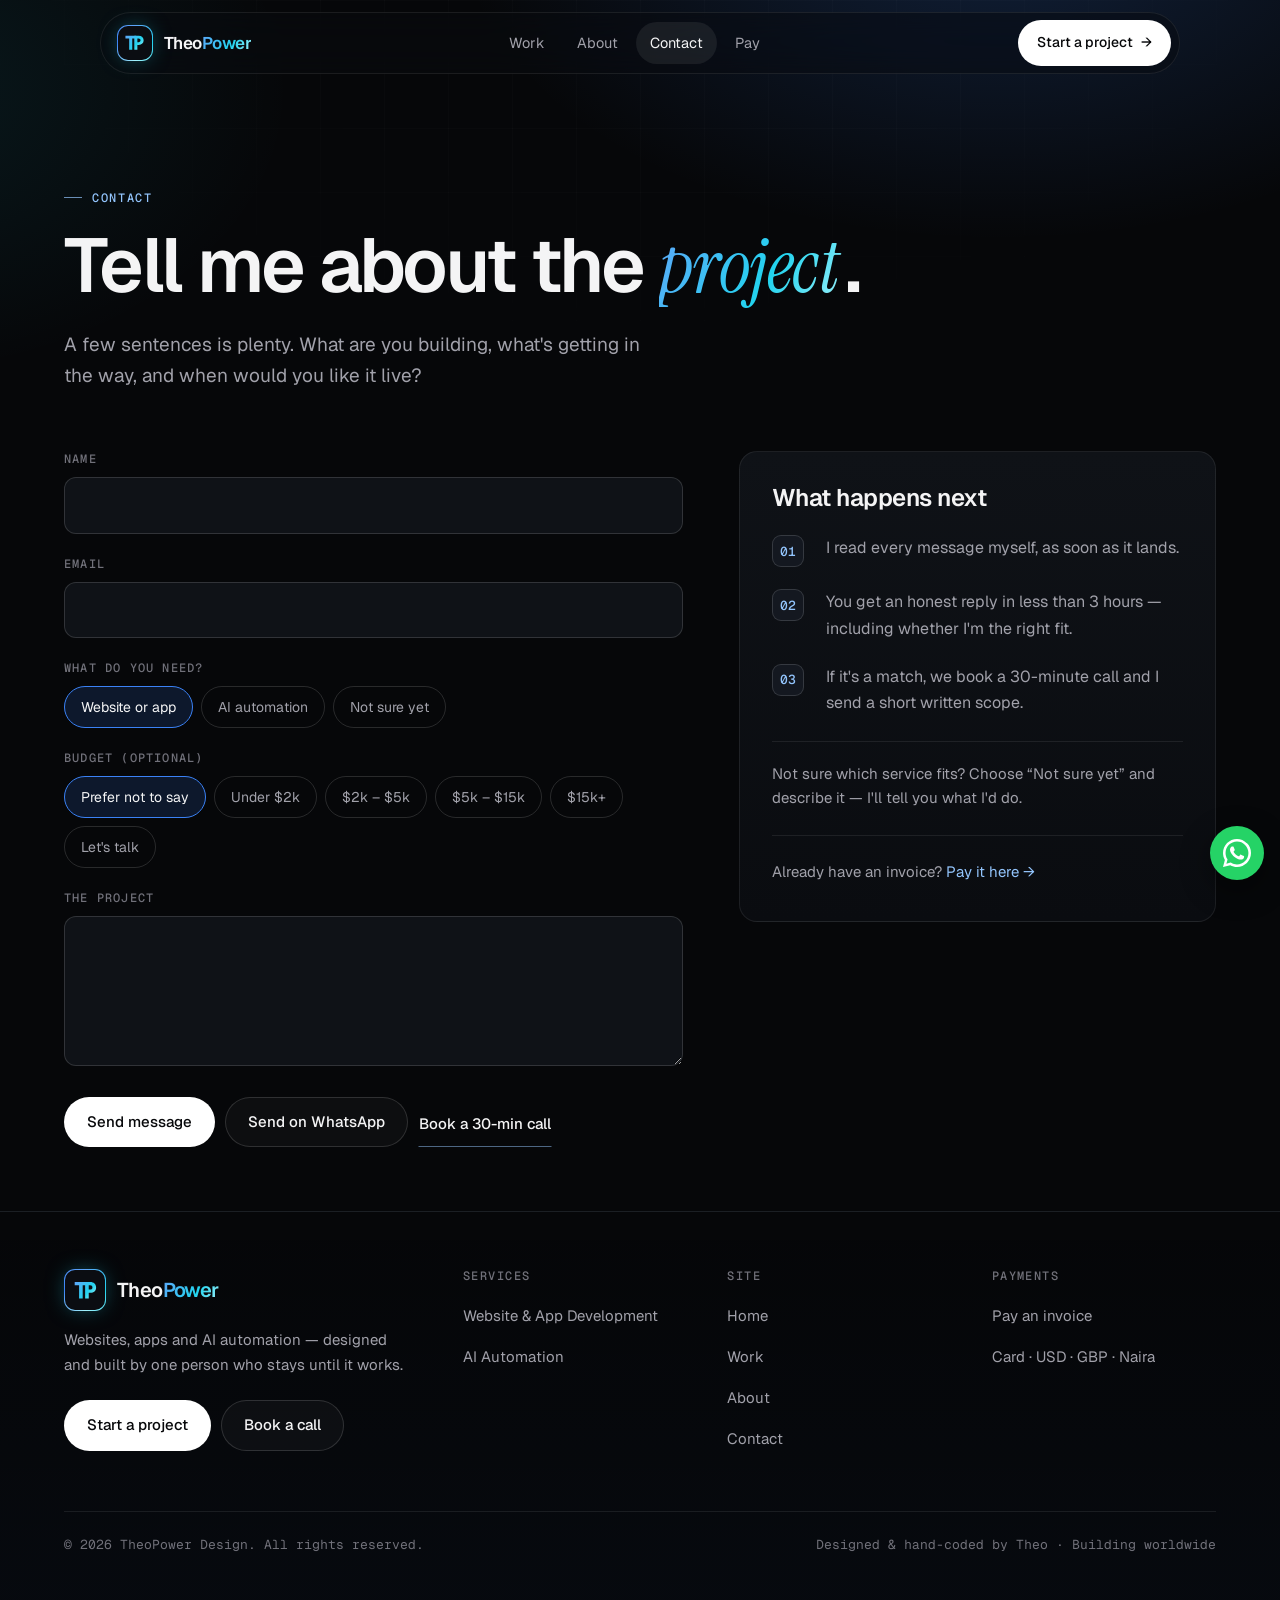
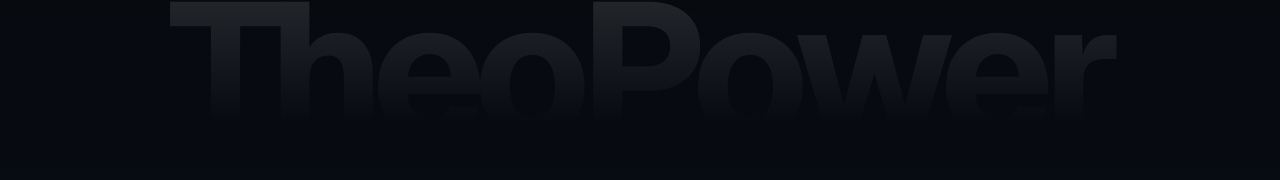
<file: contact.html>
<!doctype html>
<html lang="en">
<head>
<meta charset="utf-8">
<meta name="viewport" content="width=device-width,initial-scale=1,viewport-fit=cover">
<meta name="theme-color" content="#060709">
<meta name="color-scheme" content="dark">
<title>Contact | TheoPower</title>
<meta name="description" content="Tell me about the project. I reply in less than 3 hours.">
<link rel="icon" type="image/svg+xml" href="tp-mark.svg">
<link rel="apple-touch-icon" href="tp-mark-256.png">
<meta property="og:type" content="website">
<meta property="og:site_name" content="TheoPower">
<meta property="og:url" content="https://powertech22.github.io/theopowerdesign/contact.html">
<meta property="og:title" content="Contact | TheoPower">
<meta property="og:description" content="Tell me about the project. I reply in less than 3 hours.">
<meta property="og:image" content="https://powertech22.github.io/theopowerdesign/og-image.png">
<meta property="og:image:width" content="1200"><meta property="og:image:height" content="630">
<meta name="twitter:card" content="summary_large_image">
<meta name="twitter:image" content="https://powertech22.github.io/theopowerdesign/og-image.png">
<link rel="stylesheet" href="styles.css?v=202611220828">
</head>
<body data-page="contact">
<main>
  <section class="page-hero" style="padding-bottom:40px">
    <div class="wrap">
      <span class="eyebrow">Contact</span>
      <h1>Tell me about the <em>project</em>.</h1>
      <p class="lead">A few sentences is plenty. What are you building, what's getting in the way, and when would you like it live?</p>
    </div>
  </section>

  <section style="padding-top:20px">
    <div class="wrap form-grid">
      <form id="contact-form" novalidate>
        <p hidden><label>Leave this empty <input name="_honey" tabindex="-1" autocomplete="off"></label></p>
        <div class="field"><label for="name">Name</label><input class="input" id="name" name="name" required autocomplete="name"></div>
        <div class="field"><label for="email">Email</label><input class="input" id="email" name="email" type="email" required autocomplete="email"></div>
        <div class="field">
          <span class="label">What do you need?</span>
          <div class="chips">
            <input type="radio" name="service" id="s1" value="Website or app" checked><label for="s1">Website or app</label>
            <input type="radio" name="service" id="s2" value="AI automation"><label for="s2">AI automation</label>
            <input type="radio" name="service" id="s4" value="Not sure yet"><label for="s4">Not sure yet</label>
          </div>
        </div>
        <div class="field">
          <span class="label">Budget (optional)</span>
          <div class="chips">
            <input type="radio" name="budget" id="b0" value="Prefer not to say" checked><label for="b0">Prefer not to say</label>
            <input type="radio" name="budget" id="b1" value="Under $2k"><label for="b1">Under $2k</label>
            <input type="radio" name="budget" id="b2" value="$2k – $5k"><label for="b2">$2k – $5k</label>
            <input type="radio" name="budget" id="b3" value="$5k – $15k"><label for="b3">$5k – $15k</label>
            <input type="radio" name="budget" id="b4" value="$15k+"><label for="b4">$15k+</label>
            <input type="radio" name="budget" id="b5" value="Let's talk"><label for="b5">Let's talk</label>
          </div>
        </div>
        <div class="field"><label for="message">The project</label><textarea class="input" id="message" name="message" required></textarea></div>
        <div class="form-actions">
          <button class="btn btn-primary" type="submit" id="send-btn">Send message</button>
          <button class="btn btn-ghost" type="button" id="wa-btn">Send on WhatsApp</button>
          <a class="btn btn-link" data-booking target="_blank" rel="noopener">Book a 30-min call</a>
        </div>
        <div class="notice" id="notice" role="status"></div>
      </form>

      <aside class="aside reveal">
        <h3>What happens next</h3>
        <ol class="steps">
          <li><span class="num">01</span><p>I read every message myself, as soon as it lands.</p></li>
          <li><span class="num">02</span><p>You get an honest reply in less than 3 hours — including whether I'm the right fit.</p></li>
          <li><span class="num">03</span><p>If it's a match, we book a 30-minute call and I send a short written scope.</p></li>
        </ol>
        <p class="note">Not sure which service fits? Choose “Not sure yet” and describe it — I'll tell you what I'd do.</p>
        <p class="note">Already have an invoice? <a href="pay.html" style="color:var(--amber)">Pay it here →</a></p>
      </aside>
    </div>
  </section>
</main>
<script src="config.js?v=202611220828"></script>
<script src="site.js?v=202611220828"></script>
<script>
(() => {
  const S = window.SITE, f = document.getElementById("contact-form"), n = document.getElementById("notice");
  const show = (msg, ok) => { n.textContent = msg; n.className = "notice show " + (ok ? "ok" : "err"); };
  const data = () => Object.fromEntries(new FormData(f));
  const valid = () => {
    const d = data();
    if (!d.name.trim() || !/^\S+@\S+\.\S+$/.test(d.email) || !d.message.trim()) { show("Please add your name, a valid email and a few words about the project.", false); return null; }
    return d;
  };
  const waText = (d) => `Hi Theo, I'm ${d.name} (${d.email}).\nI need: ${d.service}\nBudget: ${d.budget}\n\n${d.message}`;

  const waBtn = document.getElementById("wa-btn");
  if (!isSet(S.whatsapp)) waBtn.remove();
  waBtn.addEventListener("click", () => { const d = valid(); if (d) window.open(waLink(waText(d)), "_blank"); });

  f.addEventListener("submit", async (e) => {
    e.preventDefault();
    const d = valid(); if (!d) return;
    if (d._honey) return; delete d._honey;
    const btn = document.getElementById("send-btn"); btn.disabled = true; btn.textContent = "Sending…";
    postForm(d, `New project enquiry — ${d.service}`,
        `Hi ${d.name},\n\nThanks for getting in touch with TheoPower — your message has reached me. I read every message myself and I'll reply in less than 3 hours.\n\nWhat you sent:\nService: ${d.service}\nBudget: ${d.budget}\n\n${d.message}\n\nIf it's urgent, message me on WhatsApp: https://wa.me/${S.whatsapp}\n\n— Theo\nTheoPower · Websites, apps & AI automation`,
      { t: "contact", name: d.name });
  });
})();
</script>
</body>
</html>
</file>
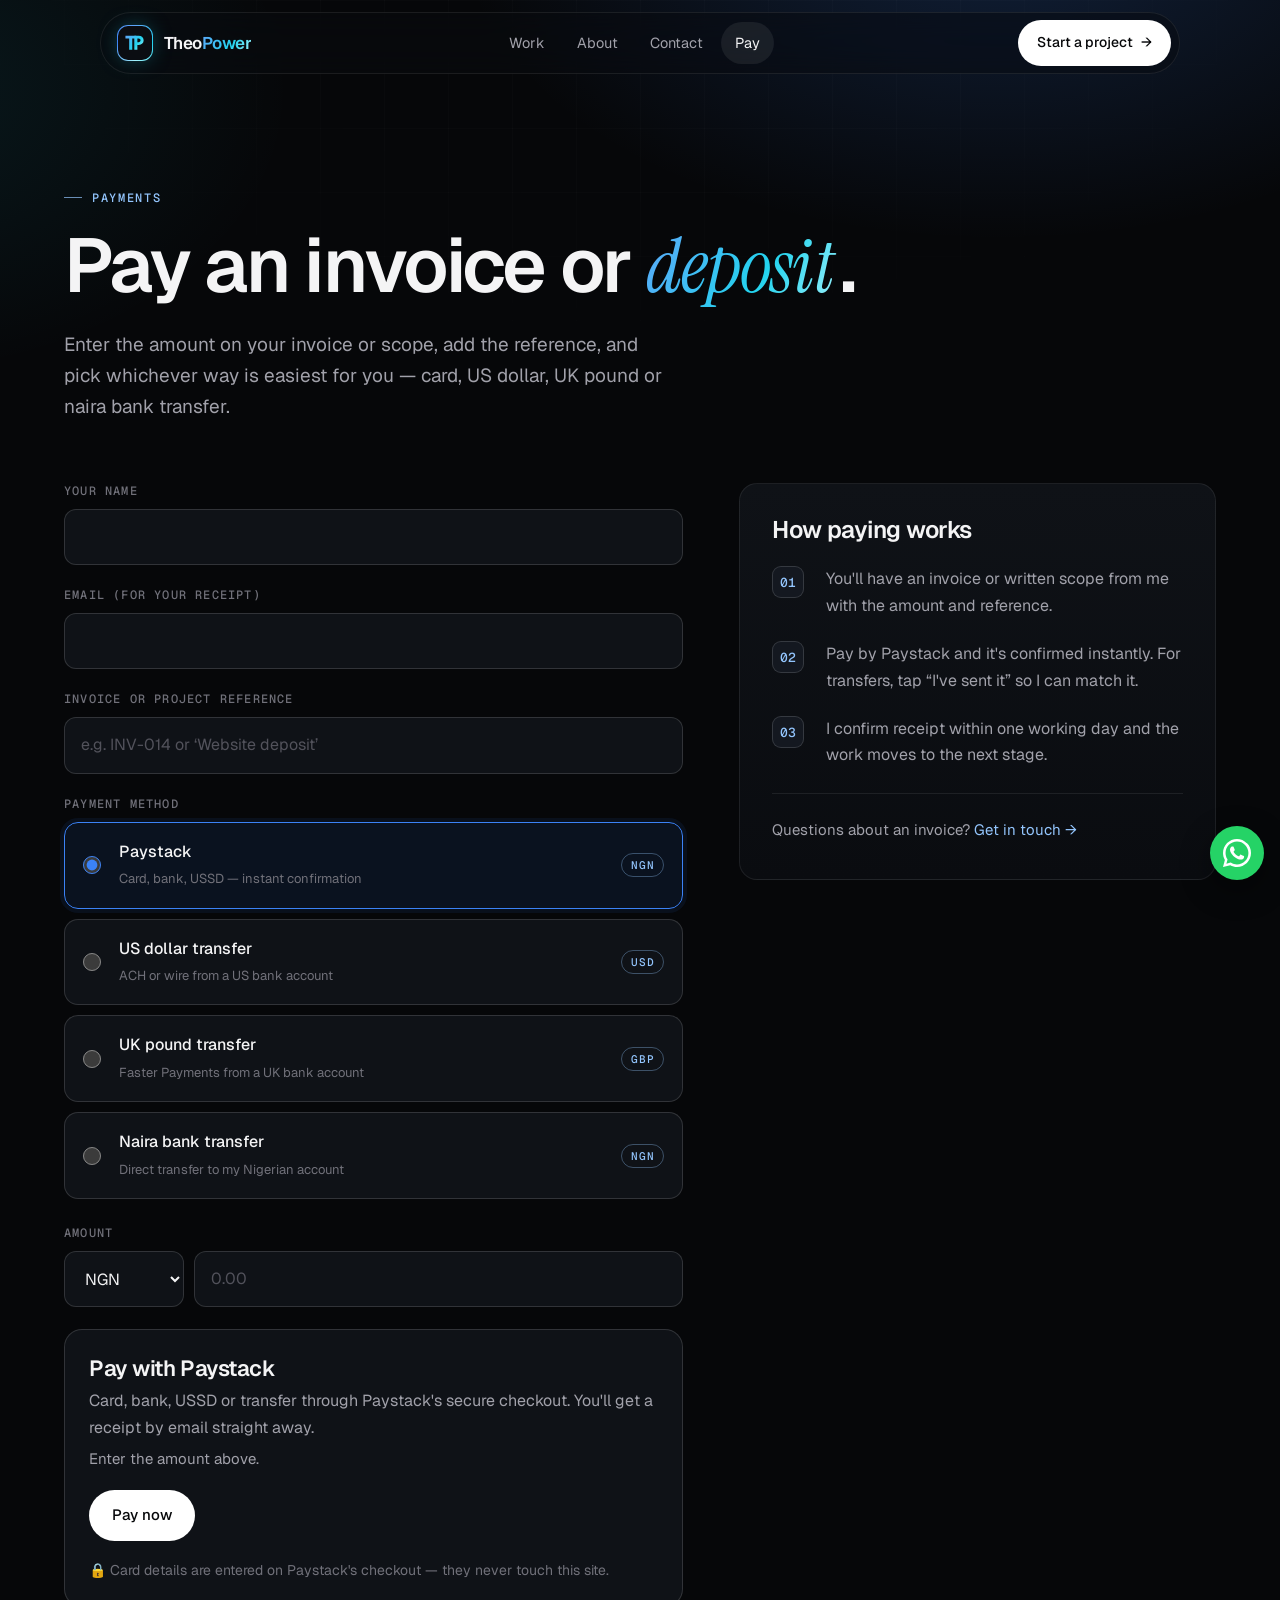
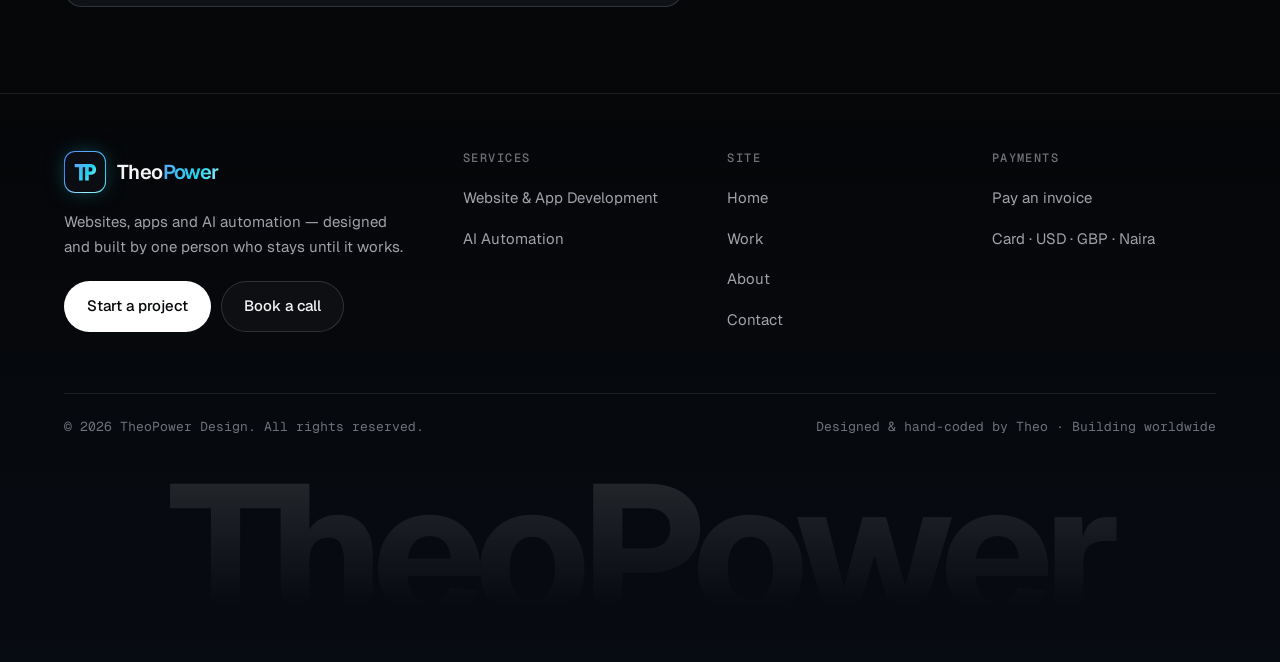
<file: pay.html>
<!doctype html>
<html lang="en">
<head>
<meta charset="utf-8">
<meta name="viewport" content="width=device-width,initial-scale=1,viewport-fit=cover">
<meta name="theme-color" content="#060709">
<meta name="color-scheme" content="dark">
<title>Pay an invoice | TheoPower</title>
<meta name="description" content="Pay a TheoPower invoice or project deposit by card (Paystack), USD or GBP transfer, or direct naira bank transfer.">
<meta name="robots" content="noindex">
<link rel="icon" type="image/svg+xml" href="tp-mark.svg">
<link rel="apple-touch-icon" href="tp-mark-256.png">
<meta property="og:type" content="website">
<meta property="og:site_name" content="TheoPower">
<meta property="og:url" content="https://powertech22.github.io/theopowerdesign/pay.html">
<meta property="og:title" content="Pay an invoice | TheoPower">
<meta property="og:description" content="Pay a TheoPower invoice or project deposit by card (Paystack), USD or GBP transfer, or direct naira bank transfer.">
<meta property="og:image" content="https://powertech22.github.io/theopowerdesign/og-image.png">
<meta property="og:image:width" content="1200"><meta property="og:image:height" content="630">
<meta name="twitter:card" content="summary_large_image">
<meta name="twitter:image" content="https://powertech22.github.io/theopowerdesign/og-image.png">
<link rel="stylesheet" href="styles.css?v=202611220828">
</head>
<body data-page="pay">
<main>
  <section class="page-hero" style="padding-bottom:40px">
    <div class="wrap">
      <span class="eyebrow">Payments</span>
      <h1>Pay an invoice or <em>deposit</em>.</h1>
      <p class="lead">Enter the amount on your invoice or scope, add the reference, and pick whichever way is easiest for you — card, US dollar, UK pound or naira bank transfer.</p>
    </div>
  </section>

  <section style="padding-top:20px">
    <div class="wrap form-grid">
      <form id="pay-form" novalidate>
        <div class="field"><label for="p-name">Your name</label><input class="input" id="p-name" name="name" required autocomplete="name"></div>
        <div class="field"><label for="p-email">Email (for your receipt)</label><input class="input" id="p-email" name="email" type="email" required autocomplete="email"></div>
        <div class="field"><label for="p-ref">Invoice or project reference</label><input class="input" id="p-ref" name="reference" placeholder="e.g. INV-014 or ‘Website deposit’" required></div>

        <span class="label" id="method">Payment method</span>
        <div class="pay-methods" id="methods"></div>

        <div class="field">
          <label for="p-amount">Amount</label>
          <div class="amount-row">
            <select class="input" id="p-currency" name="currency" aria-label="Currency"></select>
            <input class="input" id="p-amount" name="amount" type="number" min="1" step="0.01" inputmode="decimal" placeholder="0.00" required>
          </div>
        </div>

        <!-- Paystack -->
        <div class="panel" id="panel-paystack">
          <h4>Pay with Paystack</h4>
          <p>Card, bank, USSD or transfer through Paystack's secure checkout. You'll get a receipt by email straight away.</p>
          <p class="summary" data-summary></p>
          <div class="form-actions" style="margin-top:18px"><button class="btn btn-primary" type="button" id="paystack-btn">Pay now</button></div>
          <p class="secure">🔒 Card details are entered on Paystack's checkout — they never touch this site.</p>
        </div>

        <!-- Cleva -->
        <div class="panel" id="panel-cleva">
          <h4>US dollar transfer</h4>
          <p>For clients paying in US dollars. Send an ACH or domestic wire to the account below, using your reference as the memo.</p>
          <p class="summary" data-summary></p>
          <div class="acct" id="cleva-acct"></div>
          <div class="form-actions" style="margin-top:18px">
            <a class="btn btn-ghost" id="cleva-link" target="_blank" rel="noopener" hidden>Open Cleva payment link ↗</a>
            <button class="btn btn-primary" type="button" data-sent="Cleva USD transfer">I've sent the payment</button>
          </div>
        </div>

        <!-- GBP -->
        <div class="panel" id="panel-gbp">
          <h4>UK pound transfer</h4>
          <p>For clients paying in pounds. Send a UK bank transfer (Faster Payments) to the account below and put your reference in the payment reference field so it reaches me.</p>
          <p class="summary" data-summary></p>
          <div class="acct" id="gbp-acct"></div>
          <div class="form-actions" style="margin-top:18px">
            <button class="btn btn-primary" type="button" data-sent="UK pound transfer">I've sent the payment</button>
          </div>
        </div>

        <!-- Naira -->
        <div class="panel" id="panel-naira">
          <h4>Direct naira bank transfer</h4>
          <p>Transfer from any Nigerian bank app to the account below. Use your reference as the narration so I can match it.</p>
          <p class="summary" data-summary></p>
          <div class="acct" id="naira-acct"></div>
          <div class="form-actions" style="margin-top:18px">
            <button class="btn btn-primary" type="button" data-sent="Naira bank transfer">I've made the transfer</button>
          </div>
        </div>

        <div class="notice" id="pay-notice" role="status"></div>
      </form>

      <aside class="aside reveal">
        <h3>How paying works</h3>
        <ol class="steps">
          <li><span class="num">01</span><p>You'll have an invoice or written scope from me with the amount and reference.</p></li>
          <li><span class="num">02</span><p>Pay by Paystack and it's confirmed instantly. For transfers, tap “I've sent it” so I can match it.</p></li>
          <li><span class="num">03</span><p>I confirm receipt within one working day and the work moves to the next stage.</p></li>
        </ol>
        <p class="note">Questions about an invoice? <a href="contact.html" style="color:var(--amber)">Get in touch →</a></p>
      </aside>
    </div>
  </section>
</main>
<script src="config.js?v=202611220828"></script>
<script src="site.js?v=202611220828"></script>
<script src="https://js.paystack.co/v1/inline.js" async></script>
<script src="pay.js?v=202611220828"></script>
</body>
</html>
</file>
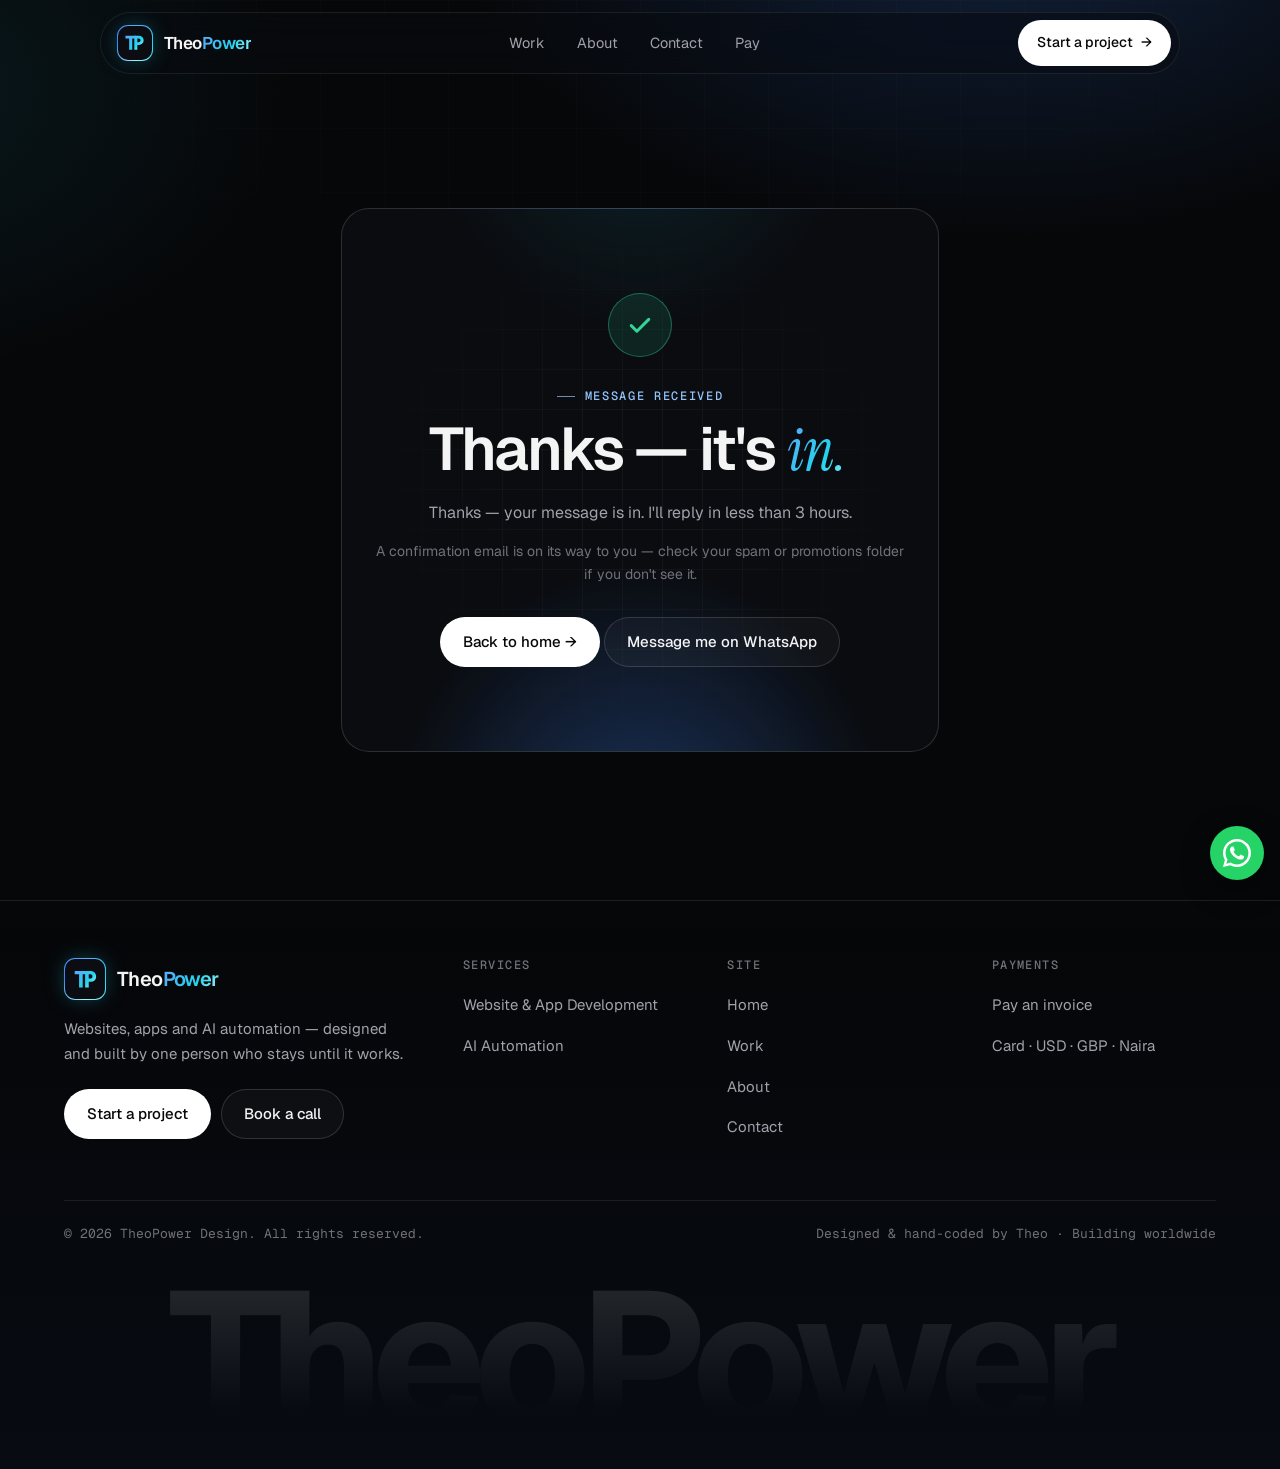
<file: thanks.html>
<!doctype html>
<html lang="en">
<head>
<meta charset="utf-8">
<meta name="viewport" content="width=device-width,initial-scale=1,viewport-fit=cover">
<meta name="theme-color" content="#060709">
<meta name="color-scheme" content="dark">
<meta name="robots" content="noindex">
<title>Thank you | TheoPower</title>
<link rel="icon" type="image/svg+xml" href="tp-mark.svg">
<link rel="apple-touch-icon" href="tp-mark-256.png">
<meta property="og:type" content="website">
<meta property="og:site_name" content="TheoPower">
<meta property="og:url" content="https://powertech22.github.io/theopowerdesign/thanks.html">
<meta property="og:title" content="Thank you | TheoPower">
<meta property="og:description" content="Websites, apps and AI automation — designed and built by one person who stays until it works.">
<meta property="og:image" content="https://powertech22.github.io/theopowerdesign/og-image.png">
<meta property="og:image:width" content="1200"><meta property="og:image:height" content="630">
<meta name="twitter:card" content="summary_large_image">
<meta name="twitter:image" content="https://powertech22.github.io/theopowerdesign/og-image.png">
<link rel="stylesheet" href="styles.css?v=202611220828">
<style>
  .thanks{min-height:100svh;display:grid;place-items:center;padding:140px 0 80px}
  .thanks .cta-box{max-width:760px;margin:0 auto;text-align:center}
  .check{width:64px;height:64px;margin:0 auto 22px;border-radius:50%;display:grid;place-items:center;background:rgba(52,211,153,.12);border:1px solid rgba(52,211,153,.4);color:var(--ok)}
  .check svg{width:30px;height:30px}
  .thanks h1{font-size:clamp(36px,5vw,60px);margin:14px 0 18px}
  .thanks p{max-width:540px;margin:0 auto 14px}
  .thanks .small{font-size:14px;color:var(--faint)}
  .thanks .btns{margin-top:30px}
</style>
</head>
<body data-page="thanks">
<main class="thanks">
  <div class="wrap">
    <div class="cta-box">
      <div class="check"><svg viewBox="0 0 24 24" fill="none" stroke="currentColor" stroke-width="2.4" stroke-linecap="round" stroke-linejoin="round"><path d="M5 12.5l4.5 4.5L19 7.5"/></svg></div>
      <span class="eyebrow" id="eyebrow">Message received</span>
      <h1 id="title">Thanks — it's <em>in.</em></h1>
      <p id="body">Thanks — your message is in. I'll reply in less than 3 hours.</p>
      <p class="small">A confirmation email is on its way to you — check your spam or promotions folder if you don't see it.</p>
      <div class="btns">
        <a class="btn btn-primary" href="index.html">Back to home →</a>
        <a class="btn btn-ghost" id="wa" target="_blank" rel="noopener" hidden>Message me on WhatsApp</a>
      </div>
    </div>
  </div>
</main>
<script src="config.js?v=202611220828"></script>
<script src="site.js?v=202611220828"></script>
<script>
(() => {
  const q = new URLSearchParams(location.search);
  const name = q.get("name"), t = q.get("t"), ref = q.get("ref"), via = q.get("via");
  const $ = (id) => document.getElementById(id);
  const first = name ? esc(name.split(" ")[0]) : "";
  if (t === "pay") {
    $("eyebrow").textContent = "Payment notice received";
    $("title").innerHTML = `Thanks${first ? ", " + first : ""} — <em>noted.</em>`;
    $("body").textContent = `I've got your payment notice${ref ? " for " + ref : ""}${via ? " (" + via + ")" : ""}. I'll confirm as soon as it lands — usually within one working day.`;
  } else if (t === "paid") {
    $("eyebrow").textContent = "Payment received";
    $("title").innerHTML = `Payment <em>received.</em>`;
    $("body").textContent = `Thank you${first ? ", " + name.split(" ")[0] : ""}. Your Paystack payment${ref ? " for " + ref : ""} went through and Paystack has emailed your receipt. The work moves to the next stage.`;
  } else if (first) {
    $("title").innerHTML = `Thanks, ${first} — it's <em>in.</em>`;
  }
  const wa = waLink(q.get("wa") || "Hi Theo, I just sent you a message through your website.");
  if (wa) { $("wa").href = wa; $("wa").hidden = false; }
})();
</script>
</body>
</html>
</file>
<file: styles.css>
@import url('https://fonts.googleapis.com/css2?family=Geist:wght@300;400;500;600;700&family=Geist+Mono:wght@400;500&family=Instrument+Serif:ital@1&display=swap');

/* =====================================================================
   TheoPower — design system
   Near-black canvas · electric blue → cyan accent · Geist + Geist Mono
   ===================================================================== */
:root{
  --bg:#060709; --bg-2:#0a0c10; --surface:#0f1217; --surface-2:#141820; --surface-3:#1a1f29;
  --line:rgba(255,255,255,.08); --line-2:rgba(255,255,255,.14);
  --text:#f4f4f5; --muted:#a1a1aa; --faint:#71717a;
  --accent:#3b82f6; --accent-2:#22d3ee; --accent-ink:#93c5fd;
  --grad:linear-gradient(120deg,#60a5fa 0%,#22d3ee 60%,#a5f3fc 100%);
  --glow:0 0 0 1px rgba(96,165,250,.25),0 10px 40px -10px rgba(59,130,246,.55);
  --ok:#34d399; --err:#f87171;
  --amber:var(--accent-ink); --blue:var(--accent); --blue-d:#2563eb;
  --sans:"Geist",ui-sans-serif,system-ui,-apple-system,"Segoe UI",sans-serif;
  --mono:"Geist Mono",ui-monospace,SFMono-Regular,Menlo,monospace;
  --serif:"Instrument Serif",Georgia,serif;
  --wrap:1200px; --r:18px; --r-sm:12px;
}
*{box-sizing:border-box;margin:0;padding:0}
html{scroll-behavior:smooth;-webkit-text-size-adjust:100%;text-size-adjust:100%}
body{background:var(--bg);color:var(--text);font:400 16px/1.65 var(--sans);-webkit-font-smoothing:antialiased;overflow-x:hidden;overflow-wrap:break-word}
body::before{content:"";position:fixed;inset:0;z-index:-2;pointer-events:none;
  background:radial-gradient(900px 520px at 78% -8%,rgba(59,130,246,.20),transparent 60%),radial-gradient(700px 480px at -10% 10%,rgba(34,211,238,.09),transparent 60%),var(--bg)}
body::after{content:"";position:fixed;inset:0;z-index:-1;pointer-events:none;opacity:.5;
  background-image:linear-gradient(rgba(255,255,255,.035) 1px,transparent 1px),linear-gradient(90deg,rgba(255,255,255,.035) 1px,transparent 1px);
  background-size:64px 64px;-webkit-mask-image:radial-gradient(ellipse 80% 60% at 50% 0%,#000 30%,transparent 75%);mask-image:radial-gradient(ellipse 80% 60% at 50% 0%,#000 30%,transparent 75%)}
img{max-width:100%;display:block}
[hidden]{display:none!important}
a{color:inherit;text-decoration:none}
button,input,select,textarea{font:inherit;color:inherit}
::selection{background:rgba(59,130,246,.45);color:#fff}
:focus-visible{outline:2px solid var(--accent-2);outline-offset:3px;border-radius:8px}
.wrap{max-width:var(--wrap);margin:0 auto;padding:0 24px}
@media(max-width:600px){.wrap{padding:0 16px}}

/* type */
.eyebrow{font:500 12px/1 var(--mono);letter-spacing:.14em;text-transform:uppercase;color:var(--accent-ink);display:inline-flex;align-items:center;gap:10px}
.eyebrow::before{content:"";width:18px;height:1px;background:currentColor;opacity:.7}
.eyebrow.dot::before{width:8px;height:8px;border-radius:50%;background:var(--ok);opacity:1;animation:pulse 2s infinite}
@keyframes pulse{0%{box-shadow:0 0 0 0 rgba(52,211,153,.55)}70%{box-shadow:0 0 0 10px rgba(52,211,153,0)}100%{box-shadow:0 0 0 0 rgba(52,211,153,0)}}
h1,h2,h3{font-family:var(--sans);font-weight:600;letter-spacing:-.035em;line-height:1.03}
h1{font-size:clamp(44px,7vw,90px)}
h2{font-size:clamp(34px,4.6vw,60px)}
h3{font-size:clamp(21px,2vw,26px);letter-spacing:-.02em;line-height:1.2}
h1 em,h2 em{font-family:var(--serif);font-weight:400;font-style:italic;letter-spacing:-.01em;background:var(--grad);-webkit-background-clip:text;background-clip:text;color:transparent;padding-right:.08em}
.lead{font-size:clamp(17px,1.5vw,19px);color:var(--muted);max-width:600px}
p{color:var(--muted)}

/* buttons */
.btn{display:inline-flex;align-items:center;justify-content:center;gap:8px;min-height:46px;padding:12px 22px;border-radius:999px;font-weight:500;font-size:15px;transition:.25s cubic-bezier(.2,.7,.2,1);border:1px solid transparent;cursor:pointer;background:none;white-space:nowrap}
.btn-primary{background:#fff;color:#07080a}
.btn-primary:hover{box-shadow:var(--glow);transform:translateY(-1px)}
.btn-ghost{border-color:var(--line-2);background:rgba(255,255,255,.03);color:var(--text)}
.btn-ghost:hover{border-color:rgba(255,255,255,.35);background:rgba(255,255,255,.06)}
.btn-link{min-height:44px;padding:10px 0 6px;border-radius:0;border-bottom:1px solid rgba(147,197,253,.5);color:var(--text)}
.btn-link:hover{border-color:var(--accent-2)}
.btn[disabled]{opacity:.5;pointer-events:none}

/* header: floating glass pill */
.site-header{position:fixed;top:12px;left:0;right:0;z-index:50;pointer-events:none}
.site-header .nav{pointer-events:auto;display:flex;align-items:center;justify-content:space-between;height:62px;padding:0 8px 0 16px;max-width:1080px;margin:0 auto;
  border:1px solid var(--line);border-radius:999px;background:rgba(10,12,16,.55);-webkit-backdrop-filter:blur(16px) saturate(140%);backdrop-filter:blur(16px) saturate(140%);transition:.3s}
.site-header.scrolled .nav{background:rgba(10,12,16,.85);border-color:var(--line-2);box-shadow:0 10px 40px -12px rgba(0,0,0,.7)}
.logo{display:flex;align-items:center;gap:10px;font-weight:600;letter-spacing:-.02em;min-height:44px}
.logo img{width:30px;height:30px;border-radius:8px;object-fit:cover;background:#fff}
.nav-links{display:flex;gap:4px;font-size:14.5px}
.nav-links a{color:var(--muted);padding:9px 14px;border-radius:999px;transition:.2s}
.nav-links a:hover{color:var(--text);background:rgba(255,255,255,.05)}
.nav-links a.active{color:var(--text);background:rgba(255,255,255,.07)}
.site-header .nav > .btn{min-height:44px;padding:10px 18px;font-size:14px}
.menu-btn{display:none;background:none;border:0;width:44px;height:44px;cursor:pointer}
.menu-btn span{display:block;width:20px;height:1.5px;background:var(--text);margin:5px auto;transition:.3s}
@media(max-width:860px){
  .site-header{top:10px}
  .site-header .nav{margin:0 12px}
  .nav-links,.site-header .nav > .btn{display:none}
  .menu-btn{display:block}
  .nav-open .nav-links{display:flex;position:fixed;top:84px;left:12px;right:12px;flex-direction:column;gap:4px;padding:12px;border:1px solid var(--line-2);border-radius:20px;background:rgba(10,12,16,.97);font-size:20px;max-height:calc(100svh - 100px);overflow:auto}
  .nav-open .nav-links a{color:var(--text);padding:14px 16px;border-radius:12px}
  .nav-open .menu-btn span:first-child{transform:translateY(3.5px) rotate(45deg)}
  .nav-open .menu-btn span:last-child{transform:translateY(-3px) rotate(-45deg)}
}
.progress{position:fixed;top:0;left:0;height:2px;width:100%;transform-origin:0 50%;transform:scaleX(0);background:var(--grad);z-index:60}

/* sections */
section{padding:clamp(64px,7vw,96px) 0}
@media(max-width:600px){section{padding:56px 0}}
.sec-head{display:grid;grid-template-columns:1.1fr .9fr;gap:40px;align-items:end;margin-bottom:44px}
.sec-head h2{margin-top:16px}
@media(max-width:860px){.sec-head{grid-template-columns:1fr;gap:18px;margin-bottom:40px}}
.divider{border-top:1px solid var(--line)}

/* hero */
.hero{position:relative;padding:170px 0 90px}
.hero-grid{display:grid;grid-template-columns:1.15fr .85fr;gap:56px;align-items:center}
.hero h1{margin:24px 0}
.hero-ctas{display:flex;flex-wrap:wrap;gap:12px;align-items:center;margin-top:34px}
.hero-meta{display:flex;flex-wrap:wrap;gap:10px 22px;margin-top:36px;font:400 13px/1.4 var(--mono);color:var(--faint)}
.hero-meta span{display:inline-flex;align-items:center;gap:8px}
.hero-meta span::before{content:"";width:5px;height:5px;border-radius:50%;background:var(--accent-2)}
@media(max-width:980px){.hero-grid{grid-template-columns:1fr;gap:48px}.hero{padding:140px 0 70px}}

/* terminal */
.hero-visual{position:relative}
.terminal{position:relative;border:1px solid var(--line-2);border-radius:var(--r);background:linear-gradient(180deg,rgba(20,24,32,.94),rgba(10,12,16,.94));box-shadow:0 30px 80px -30px rgba(0,0,0,.9),0 0 80px -30px rgba(59,130,246,.5);overflow:hidden}
.term-bar{display:flex;align-items:center;gap:8px;padding:12px 14px;border-bottom:1px solid var(--line);font:500 12px var(--mono);color:var(--faint)}
.term-bar i{width:11px;height:11px;border-radius:50%}
.term-bar i:nth-child(1){background:#ff5f57}.term-bar i:nth-child(2){background:#febc2e}.term-bar i:nth-child(3){background:#28c840}
.term-bar b{margin-left:auto;font-weight:500}
.term-body{padding:20px 18px 22px;font:400 13.5px/1.85 var(--mono);color:#cbd5e1;min-height:316px;white-space:pre-wrap}
.term-body .p{color:var(--accent-2)}
.term-body .ok{color:var(--ok)}
.term-body .dim{color:var(--faint)}
.term-body .hl{color:#fff}
.caret{display:inline-block;width:8px;height:16px;background:var(--accent-2);vertical-align:-3px;animation:blink 1s steps(1) infinite}
@keyframes blink{50%{opacity:0}}
.float-chip{position:absolute;font:500 12px var(--mono);padding:8px 12px;border-radius:999px;border:1px solid var(--line-2);background:rgba(15,18,23,.92);box-shadow:0 10px 30px -10px rgba(0,0,0,.8);display:flex;align-items:center;gap:8px;white-space:nowrap}
.float-chip::before{content:"";width:7px;height:7px;border-radius:50%;background:var(--ok)}
.hero-visual .c1{top:-16px;right:24px;animation:bob 6s ease-in-out infinite}
.hero-visual .c2{bottom:-18px;left:-14px;animation:bob 7s ease-in-out infinite reverse}
@keyframes bob{50%{transform:translateY(-8px)}}
@media(max-width:600px){.term-body{font-size:11.5px;min-height:280px;padding:16px 14px}.hero-visual .c2{left:8px}.hero-visual .c1{right:8px}}

/* marquee */
.logos{padding:30px 0 4px;border-top:1px solid var(--line);border-bottom:1px solid var(--line);background:rgba(255,255,255,.012)}
.marquee-label{font:500 12px var(--mono);letter-spacing:.14em;color:var(--faint);text-align:center;margin-bottom:18px;text-transform:uppercase}
.marquee{overflow:hidden;-webkit-mask-image:linear-gradient(90deg,transparent,#000 12%,#000 88%,transparent);mask-image:linear-gradient(90deg,transparent,#000 12%,#000 88%,transparent);padding-bottom:26px}
.marquee-track{display:flex;gap:56px;width:max-content;animation:scroll 40s linear infinite}
.marquee-track span{font:500 16px var(--sans);letter-spacing:-.01em;color:var(--muted);white-space:nowrap}
@keyframes scroll{to{transform:translateX(-50%)}}

/* cards + spotlight */
.card,.bento{position:relative;background:linear-gradient(180deg,var(--surface),var(--bg-2));border:1px solid var(--line);border-radius:var(--r);padding:30px;overflow:hidden;transition:border-color .3s,transform .3s}
.card::after,.bento::after{content:"";position:absolute;inset:0;border-radius:inherit;pointer-events:none;opacity:0;transition:opacity .3s;background:radial-gradient(420px circle at var(--mx,50%) var(--my,50%),rgba(96,165,250,.13),transparent 45%)}
.card:hover::after,.bento:hover::after{opacity:1}
.card:hover,.bento:hover{border-color:var(--line-2)}
.num{font:500 13px var(--mono);color:var(--accent-ink)}
.card h3{margin:14px 0 10px}

/* bento */
.bento-grid{display:grid;grid-template-columns:repeat(6,1fr);gap:16px}
.bento.big{grid-column:span 3;padding:0;display:flex;flex-direction:column}
.bento.small{grid-column:span 2}
.bento .b-copy{padding:30px 30px 26px}
.bento .b-copy h3{font-size:clamp(24px,2.4vw,32px);margin:14px 0 12px}
.b-link{display:inline-flex;align-items:center;gap:8px;margin-top:18px;font:500 13px var(--mono);color:var(--accent-ink);letter-spacing:.04em}
.bento:hover .b-link{color:var(--accent-2)}
.b-visual{margin-top:auto;height:250px;position:relative;border-top:1px solid var(--line);background:radial-gradient(400px 200px at 50% 120%,rgba(59,130,246,.18),transparent 70%);overflow:hidden}
@media(max-width:980px){.bento.big{grid-column:span 6}.bento.small{grid-column:span 3}}
@media(max-width:640px){.bento.small{grid-column:span 6}.b-visual{height:220px}}
.browser{position:absolute;left:28px;right:28px;top:28px;bottom:-1px;border:1px solid var(--line-2);border-bottom:0;border-radius:12px 12px 0 0;background:var(--bg-2);overflow:hidden;transition:transform .5s cubic-bezier(.2,.7,.2,1)}
.bento:hover .browser{transform:translateY(-6px)}
.browser .bar{display:flex;gap:6px;align-items:center;padding:10px 12px;border-bottom:1px solid var(--line)}
.browser .bar i{width:8px;height:8px;border-radius:50%;background:#2a2f3a}
.browser .bar span{margin-left:10px;flex:1;height:18px;border-radius:6px;background:rgba(255,255,255,.05);font:400 10.5px/18px var(--mono);color:var(--faint);padding:0 8px;overflow:hidden}
.browser .pg{padding:18px;display:grid;grid-template-columns:1.3fr 1fr;gap:14px}
.sk{border-radius:6px;background:rgba(255,255,255,.07)}
.sk.h{height:16px;width:85%;background:linear-gradient(90deg,rgba(255,255,255,.22),rgba(255,255,255,.08))}
.sk.l{height:8px;margin-top:9px}
.sk.b{height:24px;width:90px;margin-top:14px;border-radius:999px;background:var(--grad);opacity:.9}
.sk.img{height:110px;background:linear-gradient(135deg,rgba(59,130,246,.35),rgba(34,211,238,.12))}
.flow{position:absolute;inset:0;display:flex;align-items:center;justify-content:center;padding:0 18px}
.node{position:relative;z-index:1;flex:0 0 auto;font:500 11.5px var(--mono);padding:9px 11px;border-radius:10px;border:1px solid var(--line-2);background:var(--surface-2);color:var(--text);text-align:center;line-height:1.35}
.node small{display:block;color:var(--faint);font-size:10px}
.node.ai{border-color:rgba(34,211,238,.55);box-shadow:0 0 30px -6px rgba(34,211,238,.5)}
.wire{flex:1 1 20px;min-width:12px;height:2px;position:relative;background:rgba(255,255,255,.1);overflow:hidden}
.wire::after{content:"";position:absolute;top:0;left:-40%;width:40%;height:100%;background:var(--grad);animation:flow 1.8s linear infinite}
.w2::after{animation-delay:.45s}.w3::after{animation-delay:.9s}
@keyframes flow{to{left:100%}}
.flow-stack{display:flex;flex-direction:column;gap:6px}
@media(max-width:440px){.node{font-size:9.5px;padding:7px 7px}.node small{font-size:9px}.flow{padding:0 10px}}
.bento.small h3{font-size:20px;margin:16px 0 8px}
.bento.small p{font-size:15px}
.icon{width:38px;height:38px;border-radius:10px;display:grid;place-items:center;border:1px solid var(--line-2);background:rgba(255,255,255,.03);color:var(--accent-ink)}
.icon svg{width:18px;height:18px}

/* live sites */
.sites{display:grid;grid-template-columns:repeat(auto-fill,minmax(300px,1fr));gap:16px}
.site-card{display:flex;flex-direction:column;padding:0!important}
.site-card .shot{position:relative;aspect-ratio:16/10;overflow:hidden;border-bottom:1px solid var(--line);background:linear-gradient(135deg,rgba(59,130,246,.25),rgba(34,211,238,.06))}
.site-card .shot img{position:relative;z-index:1;width:100%;height:100%;object-fit:cover;object-position:top;transition:transform .8s cubic-bezier(.2,.7,.2,1)}
.site-card:hover .shot img{transform:scale(1.04)}
.site-card .shot .initial{position:absolute;inset:0;display:grid;place-items:center;font:600 54px var(--sans);color:rgba(255,255,255,.2);letter-spacing:-.04em}
.site-card .info{padding:20px 22px 22px;display:flex;flex-direction:column;gap:8px;flex:1}
.site-card .top{display:flex;justify-content:space-between;align-items:center}
.site-card .badge{font:500 11px var(--mono);letter-spacing:.08em;color:var(--muted);border:1px solid var(--line-2);padding:3px 9px;border-radius:999px}
.site-card h3{font-size:21px;margin:2px 0 0}
.site-card p{font-size:14.5px}
.site-card .url{font:400 12.5px var(--mono);color:var(--accent-ink);margin-top:auto;padding-top:6px}
.site-card:hover{transform:translateY(-3px)}

/* case study links (home) */
.cases{display:grid;grid-template-columns:1fr 1fr;gap:16px}
.case{display:flex;flex-direction:column;padding:0!important}
.case .cimg{aspect-ratio:16/9;overflow:hidden;border-bottom:1px solid var(--line)}
.case .cimg img{width:100%;height:100%;object-fit:cover;transition:transform .8s cubic-bezier(.2,.7,.2,1);filter:saturate(.8) brightness(.85)}
.case:hover .cimg img{transform:scale(1.04)}
.case .info{padding:24px 26px 26px}
.case h3{font-size:clamp(22px,2.2vw,28px);margin:10px 0 8px}
@media(max-width:760px){.cases{grid-template-columns:1fr}}

/* process */
.process{display:grid;grid-template-columns:repeat(4,1fr);gap:16px;position:relative}
.process::before{content:"";position:absolute;left:0;right:0;top:22px;height:1px;background:linear-gradient(90deg,transparent,var(--line-2) 10%,var(--line-2) 90%,transparent)}
.process > div{position:relative;padding-top:62px}
.process .num{position:absolute;top:0;left:0;width:44px;height:44px;border-radius:12px;display:grid;place-items:center;border:1px solid var(--line-2);background:var(--surface)}
.process h3{margin-bottom:10px}
.process p{font-size:15px}
@media(max-width:900px){.process{grid-template-columns:1fr 1fr;gap:34px 20px}.process::before{display:none}}
@media(max-width:560px){.process{grid-template-columns:1fr}}

/* about split */
.split{display:grid;grid-template-columns:.8fr 1.2fr;gap:64px;align-items:center}
.portrait{position:relative;aspect-ratio:4/5;max-height:560px;width:100%;border-radius:var(--r);overflow:hidden;background:var(--surface);border:1px solid var(--line-2)}
.portrait img{width:100%;height:100%;object-fit:cover;object-position:center top}
.portrait::after{content:"";position:absolute;left:0;right:0;bottom:0;height:40%;background:linear-gradient(transparent,rgba(6,7,9,.6))}
.portrait .ptag{position:absolute;left:14px;bottom:14px;z-index:1;font:500 12px var(--mono);padding:7px 12px;border-radius:999px;background:rgba(10,12,16,.8);border:1px solid var(--line-2);display:flex;align-items:center;gap:8px}
.portrait .ptag::before{content:"";width:7px;height:7px;border-radius:50%;background:var(--ok)}
.split h2{margin:16px 0 22px}
.split p + p{margin-top:16px}
.split .btns{display:flex;flex-wrap:wrap;gap:12px;margin-top:30px}
@media(max-width:820px){.split{grid-template-columns:1fr;gap:36px}.portrait{max-height:440px}}

/* stack */
.stack{display:grid;grid-template-columns:repeat(3,1fr);gap:16px}
.stack h4,.toolkit h4{font:500 12px var(--mono);letter-spacing:.12em;color:var(--accent-ink);margin-bottom:16px;text-transform:uppercase}
.chips-list{display:flex;flex-wrap:wrap;gap:8px}
.chips-list span{font-size:14px;padding:7px 13px;border-radius:999px;border:1px solid var(--line);background:rgba(255,255,255,.025);color:var(--text)}
@media(max-width:820px){.stack{grid-template-columns:1fr}}

/* CTA */
.cta{padding:110px 0;text-align:center}
.cta-box{position:relative;border:1px solid var(--line-2);border-radius:28px;padding:84px 28px;overflow:hidden;
  background:radial-gradient(70% 90% at 50% 120%,rgba(59,130,246,.35),transparent 60%),radial-gradient(50% 60% at 50% -20%,rgba(34,211,238,.12),transparent 70%),var(--bg-2)}
.cta-box::before{content:"";position:absolute;inset:0;background-image:linear-gradient(rgba(255,255,255,.04) 1px,transparent 1px),linear-gradient(90deg,rgba(255,255,255,.04) 1px,transparent 1px);background-size:40px 40px;-webkit-mask-image:radial-gradient(ellipse at center,#000 20%,transparent 70%);mask-image:radial-gradient(ellipse at center,#000 20%,transparent 70%);pointer-events:none}
.cta h2{position:relative;max-width:860px;margin:18px auto 20px}
.cta p{position:relative;max-width:560px;margin:0 auto 34px}
.cta .btns{position:relative;display:flex;flex-wrap:wrap;gap:12px;justify-content:center}

/* footer */
.site-footer{border-top:1px solid var(--line);padding:72px 0 calc(90px + env(safe-area-inset-bottom));font-size:15px;background:linear-gradient(180deg,transparent,rgba(59,130,246,.04));overflow:hidden}
.foot-grid{display:grid;grid-template-columns:1.6fr 1fr 1fr 1fr;gap:40px}
.foot-grid h4{font:500 12px var(--mono);letter-spacing:.12em;color:var(--faint);margin-bottom:16px}
.foot-grid ul{list-style:none;display:grid;gap:8px}
.foot-grid ul a{display:inline-block;padding:4px 0;color:var(--muted);transition:.2s}
.foot-grid ul a:hover{color:var(--text)}
.foot-grid .blurb{max-width:340px;margin:16px 0 22px}
.foot-ctas{display:flex;gap:10px;flex-wrap:wrap}
.foot-bottom{display:flex;justify-content:space-between;gap:16px;flex-wrap:wrap;margin-top:56px;padding-top:24px;border-top:1px solid var(--line);color:var(--faint);font:400 13px var(--mono)}
.foot-word{font:700 clamp(60px,15vw,210px)/.85 var(--sans);letter-spacing:-.06em;text-align:center;margin-top:48px;background:linear-gradient(180deg,rgba(255,255,255,.12),rgba(255,255,255,0) 85%);-webkit-background-clip:text;background-clip:text;color:transparent;user-select:none;white-space:nowrap}
@media(max-width:860px){.foot-grid{grid-template-columns:1fr 1fr}.foot-grid > div:first-child{grid-column:1/-1}}
@media(max-width:380px){.foot-grid{grid-template-columns:1fr}}

/* inner pages */
.page-hero{padding:180px 0 70px}
.page-hero h1{font-size:clamp(40px,6vw,76px);margin:20px 0 22px;max-width:960px}
.page-hero a.eyebrow{padding:12px 0;margin:-12px 0;color:var(--muted)}
.prose{max-width:720px}
.prose p{font-size:18px;margin-bottom:20px}
.prose p:first-child{color:var(--text);font-size:21px;letter-spacing:-.01em}
.principles{display:grid;grid-template-columns:repeat(3,1fr);gap:16px}
@media(max-width:900px){.principles{grid-template-columns:1fr 1fr}.principles > :last-child:nth-child(odd){grid-column:1/-1}}
@media(max-width:600px){.principles{grid-template-columns:1fr}}
.toolkit{display:grid;grid-template-columns:repeat(3,1fr);gap:16px}
.toolkit > div{background:var(--surface);border:1px solid var(--line);border-radius:var(--r);padding:26px}
.toolkit ul{list-style:none;display:flex;flex-wrap:wrap;gap:8px}
.toolkit li{font-size:14px;padding:6px 12px;border-radius:999px;border:1px solid var(--line);color:var(--text)}
@media(max-width:820px){.toolkit{grid-template-columns:1fr}}

/* forms */
.form-grid{display:grid;grid-template-columns:1.3fr 1fr;gap:56px}
@media(max-width:960px){.form-grid{grid-template-columns:1fr}}
.field{margin-bottom:22px}
.field label,.label{display:block;font:500 12px var(--mono);letter-spacing:.1em;color:var(--faint);margin-bottom:10px;text-transform:uppercase}
.input,select.input,textarea.input{width:100%;background:var(--surface);border:1px solid var(--line-2);border-radius:var(--r-sm);padding:14px 16px;outline:none;transition:.2s;font-size:16px}
.input::placeholder{color:#52525b}
.input:focus{border-color:var(--accent);box-shadow:0 0 0 4px rgba(59,130,246,.18)}
textarea.input{min-height:150px;resize:vertical}
.chips{display:flex;flex-wrap:wrap;gap:8px}
.chips input{position:absolute;opacity:0;pointer-events:none}
.chips label{margin:0;letter-spacing:0;text-transform:none;font:400 14px var(--sans);color:var(--muted);border:1px solid var(--line-2);border-radius:999px;padding:11px 16px;cursor:pointer;transition:.2s}
.chips label:hover{color:var(--text)}
.chips input:checked + label{border-color:var(--accent);background:rgba(59,130,246,.15);color:var(--text)}
.chips input:focus-visible + label{outline:2px solid var(--accent-2)}
.form-actions{display:flex;flex-wrap:wrap;gap:10px;margin-top:8px}
.notice{margin-top:18px;padding:14px 16px;border-radius:var(--r-sm);font-size:15px;display:none}
.notice.show{display:block}
.notice.ok{background:rgba(52,211,153,.1);color:var(--ok);border:1px solid rgba(52,211,153,.3)}
.notice.err{background:rgba(248,113,113,.1);color:var(--err);border:1px solid rgba(248,113,113,.3)}
.steps{list-style:none;display:grid;gap:22px}
.steps li{display:grid;grid-template-columns:44px 1fr;gap:10px}
.steps .num{width:32px;height:32px;border-radius:9px;display:grid;place-items:center;border:1px solid var(--line-2);background:var(--surface-2)}
.aside{background:linear-gradient(180deg,var(--surface),var(--bg-2));border:1px solid var(--line);border-radius:var(--r);padding:32px;align-self:start;position:sticky;top:100px}
.aside h3{font-size:24px;margin-bottom:22px}
.aside .note{margin-top:24px;padding-top:20px;border-top:1px solid var(--line);font-size:15px}
.aside .note a{display:inline-block;padding:4px 0}
@media(max-width:960px){.aside{position:static}}

/* pay */
.pay-methods{display:grid;gap:10px;margin:6px 0 26px}
.method{display:grid;grid-template-columns:22px 1fr auto;gap:14px;align-items:center;border:1px solid var(--line-2);border-radius:14px;padding:16px 18px;cursor:pointer;transition:.2s;background:var(--surface)}
.method:hover{border-color:rgba(255,255,255,.25)}
.method input{accent-color:var(--accent);width:18px;height:18px}
.method strong{display:block;font-weight:500}
.method small{color:var(--faint);font-size:13px}
.method .tag{font:500 11px var(--mono);letter-spacing:.08em;color:var(--accent-ink);border:1px solid rgba(147,197,253,.35);padding:4px 9px;border-radius:999px}
.method:has(input:checked){border-color:var(--accent);background:rgba(59,130,246,.09);box-shadow:0 0 0 4px rgba(59,130,246,.08)}
.amount-row{display:grid;grid-template-columns:120px 1fr;gap:10px}
.panel{display:none;border:1px solid var(--line-2);border-radius:var(--r);padding:24px;background:var(--surface);margin-bottom:22px}
.panel.show{display:block}
.panel h4{font:600 22px var(--sans);letter-spacing:-.02em;margin-bottom:6px}
.acct{display:grid;gap:2px;margin-top:16px}
.acct-row{display:flex;justify-content:space-between;gap:12px;align-items:center;padding:12px 0;border-bottom:1px dashed var(--line)}
.acct-row:last-child{border-bottom:0}
.acct-row span{color:var(--faint);font-size:13px}
.acct-row b{font:500 14.5px var(--mono);text-align:right;word-break:break-all}
.copy{background:none;border:1px solid var(--line-2);border-radius:8px;min-height:34px;padding:6px 12px;font:500 12px var(--sans);color:var(--muted);cursor:pointer;margin-left:10px;flex-shrink:0}
.copy:hover{color:var(--text);border-color:var(--text)}
.summary{font-size:15px;margin-top:6px}
.summary b{color:var(--text);font-weight:500}
.secure{display:flex;gap:10px;align-items:flex-start;font-size:14px;color:var(--faint);margin-top:18px}

/* case study */
.cs-hero-img{aspect-ratio:16/9;max-height:620px;border-radius:var(--r);overflow:hidden;margin-top:34px;border:1px solid var(--line-2)}
.cs-hero-img img{width:100%;height:100%;object-fit:cover}
@media(max-width:600px){.cs-hero-img{aspect-ratio:4/3}}
.facts{display:grid;grid-template-columns:repeat(4,1fr);gap:24px;padding:36px 0;border-bottom:1px solid var(--line)}
.facts span{display:block;font:500 12px var(--mono);letter-spacing:.1em;color:var(--faint);margin-bottom:8px}
.facts b{font-weight:500}
@media(max-width:820px){.facts{grid-template-columns:1fr 1fr}}
.two-col{display:grid;grid-template-columns:1fr 1.4fr;gap:56px}
@media(max-width:820px){.two-col{grid-template-columns:1fr;gap:20px}}
.two-col h2{margin-top:16px}
.two-col > p{font-size:18px}
.gallery{display:grid;grid-template-columns:repeat(auto-fill,minmax(200px,1fr));gap:12px}
.gallery button{border:1px solid var(--line);padding:0;background:var(--surface);border-radius:12px;overflow:hidden;cursor:zoom-in;aspect-ratio:3/4}
.gallery img{width:100%;height:100%;object-fit:cover;transition:.5s}
.gallery button:hover img{transform:scale(1.04)}
.tags{display:flex;flex-wrap:wrap;gap:8px;margin-bottom:26px}
.tags span{font:500 12px var(--mono);letter-spacing:.06em;border:1px solid var(--line-2);padding:6px 12px;border-radius:999px;color:var(--muted)}
.checklist{list-style:none;display:grid;grid-template-columns:1fr 1fr;gap:0 40px}
.checklist li{padding:16px 0 16px 32px;border-bottom:1px solid var(--line);position:relative;color:var(--text)}
.checklist li::before{content:"✓";position:absolute;left:0;top:15px;font:600 13px var(--mono);color:var(--accent-2)}
@media(max-width:700px){.checklist{grid-template-columns:1fr}}
.stats{display:grid;grid-template-columns:repeat(3,1fr);gap:16px}
.stats .stat{border:1px solid var(--line);border-radius:var(--r);padding:28px;background:var(--surface)}
.stats .stat b{display:block;font:600 clamp(48px,5.4vw,72px)/1 var(--sans);letter-spacing:-.05em;background:var(--grad);-webkit-background-clip:text;background-clip:text;color:transparent;margin-bottom:12px}
@media(max-width:700px){.stats{grid-template-columns:1fr}}
blockquote{font:500 clamp(24px,3vw,38px)/1.25 var(--sans);letter-spacing:-.025em;max-width:900px;margin:64px 0 18px}
cite{font:500 12px var(--mono);font-style:normal;letter-spacing:.1em;color:var(--faint)}
.more-grid{display:grid;grid-template-columns:repeat(3,1fr);gap:16px}
@media(max-width:820px){.more-grid{grid-template-columns:1fr}}
.next-cs{display:flex;justify-content:space-between;align-items:center;gap:20px;padding:46px 0;border-top:1px solid var(--line);border-bottom:1px solid var(--line)}
.next-cs h2{transition:.3s}
.next-cs:hover h2{color:var(--accent-ink)}
.lightbox{position:fixed;inset:0;background:rgba(3,4,6,.94);z-index:100;display:none;align-items:center;justify-content:center;padding:24px}
.lightbox.show{display:flex}
.lightbox img{max-height:90vh;max-width:100%;border-radius:12px}
.lightbox button{position:absolute;top:18px;right:18px;background:none;border:1px solid var(--line-2);border-radius:999px;width:44px;height:44px;cursor:pointer;font-size:18px}

/* motion */
.reveal{opacity:0;transform:translateY(22px);transition:opacity .9s cubic-bezier(.2,.7,.2,1),transform .9s cubic-bezier(.2,.7,.2,1)}
.reveal.in{opacity:1;transform:none}
.cursor{position:fixed;top:0;left:0;width:28px;height:28px;border:1.5px solid rgba(147,197,253,.8);border-radius:50%;pointer-events:none;z-index:200;transition:width .2s,height .2s,background .2s,opacity .2s;opacity:0}
.cursor.big{width:52px;height:52px;background:rgba(59,130,246,.12)}
@media(hover:none),(pointer:coarse){.cursor{display:none}}
.wa-float{position:fixed;right:calc(16px + env(safe-area-inset-right));bottom:calc(20px + env(safe-area-inset-bottom));z-index:60;width:54px;height:54px;border-radius:50%;background:#25d366;display:grid;place-items:center;box-shadow:0 10px 30px rgba(0,0,0,.45);transition:.2s}
.wa-float:hover{transform:scale(1.06)}
.wa-float svg{width:28px;height:28px;fill:#fff}

/* responsive polish */
@media(max-width:600px){
  .sec-head{margin-bottom:34px}
  .form-actions .btn{flex:1 1 auto}
  .cta{padding:70px 0}.cta-box{padding:60px 20px;border-radius:22px}
  .bento .b-copy,.card{padding:24px}
  .wa-float{width:50px;height:50px;right:12px}.wa-float svg{width:26px;height:26px}
  blockquote{margin-top:44px}
  .next-cs{padding:32px 0}
  .hero-ctas .btn{flex:1 1 auto}
}
@media(max-width:380px){
  body{font-size:15px}
  h1{font-size:40px}.page-hero h1{font-size:36px}h2{font-size:31px}
  .hero-ctas .btn{width:100%}
  .method{grid-template-columns:20px 1fr;padding:14px}
  .method .tag{grid-column:2;justify-self:start}
  .acct-row{flex-direction:column;align-items:flex-start;gap:4px}
  .acct-row b{text-align:left}
  .amount-row{grid-template-columns:96px 1fr}
  .foot-ctas .btn{flex:1}
}
@media (max-height:500px) and (orientation:landscape){.hero{padding:110px 0 50px}.page-hero{padding:110px 0 40px}}
@media(hover:none){.card:hover,.bento:hover,.site-card:hover{transform:none}.bento:hover .browser{transform:none}}
@media(min-width:1600px){
  :root{--wrap:1360px}
  body{font-size:17px}
  h1{font-size:clamp(90px,5.3vw,116px)}
  h2{font-size:clamp(60px,3.4vw,74px)}
  .lead{font-size:20px;max-width:660px}
  .site-header .nav{max-width:1200px}
}
@media(min-width:2200px){
  :root{--wrap:1680px}
  body{font-size:19px}
  h1{font-size:clamp(116px,5vw,156px)}
  h2{font-size:clamp(74px,3.1vw,96px)}
  h3{font-size:32px}
  .lead{font-size:23px;max-width:800px}
  .site-header .nav{max-width:1500px;height:72px}
  .btn{font-size:17px;padding:15px 28px}
  .nav-links{font-size:17px}
  .term-body{font-size:16px}
  .b-visual{height:320px}
  section{padding:112px 0}
}
@media(prefers-reduced-motion:reduce){
  .reveal{opacity:1;transform:none}
  .marquee-track,.wire::after,.float-chip,.eyebrow.dot::before,.caret{animation:none}
  html{scroll-behavior:auto}
}
@media print{.site-header,.wa-float,.cursor,.progress{display:none}body{background:#fff;color:#000}body::before,body::after{display:none}p{color:#333}}
.hero-visual .c1{top:-17px;right:auto;left:36px}
@media(max-width:600px){.term-body .d{display:none}.term-body{min-height:250px}.hero-visual .c1{left:16px}}
.page-hero a.eyebrow::before{display:none}
.reviews{display:grid;grid-template-columns:1.4fr .6fr;gap:40px;align-items:center;padding:44px}
.reviews h2{margin:16px 0 14px}
.rv-cta{display:flex;flex-direction:column;align-items:flex-start;gap:16px}
.stars{font-size:26px;letter-spacing:4px;background:var(--grad);-webkit-background-clip:text;background-clip:text;color:transparent}
@media(max-width:820px){.reviews{grid-template-columns:1fr;padding:28px;gap:24px}}
/* portfolio filters */
.filters{display:flex;flex-wrap:wrap;gap:8px;margin:-24px 0 26px}
.filters button{display:inline-flex;align-items:center;gap:8px;min-height:40px;padding:8px 16px;border-radius:999px;border:1px solid var(--line-2);background:rgba(255,255,255,.02);color:var(--muted);font:500 14px var(--sans);cursor:pointer;transition:.2s}
.filters button span{font:500 11px var(--mono);color:var(--faint)}
.filters button:hover{color:var(--text)}
.filters button[aria-selected="true"]{background:#fff;color:#07080a;border-color:#fff}
.filters button[aria-selected="true"] span{color:#52525b}
.more-wrap{display:flex;justify-content:center;margin-top:28px}
/* reviews */
.score{display:flex;flex-direction:column;gap:2px}
.score b{font:600 64px/1 var(--sans);letter-spacing:-.05em;background:var(--grad);-webkit-background-clip:text;background-clip:text;color:transparent}
.score span{font-size:20px;letter-spacing:3px;color:#fbbf24}
.score small{font:500 12px var(--mono);color:var(--faint);letter-spacing:.06em}
.quotes{display:grid;grid-template-columns:repeat(3,1fr);gap:16px;margin-top:16px}
.quotes figure{margin:0;display:flex;flex-direction:column;gap:18px}
.quotes blockquote{font:400 16.5px/1.6 var(--sans);letter-spacing:0;margin:0;color:var(--text)}
.quotes figcaption{margin-top:auto;font:500 12px var(--mono);color:var(--faint);letter-spacing:.04em}
@media(max-width:900px){.quotes{grid-template-columns:1fr}}

/* ---------- logo (code-built, no image) ---------- */
.logo{gap:11px}
.logo-mark{position:relative;width:36px;height:36px;border-radius:11px;display:grid;place-items:center;flex:0 0 auto;
  background:linear-gradient(#0b0d12,#0b0d12) padding-box,conic-gradient(from var(--ang,0deg),#60a5fa,#22d3ee,#a5f3fc,#3b82f6,#60a5fa) border-box;
  border:1.5px solid transparent;box-shadow:0 0 22px -6px rgba(34,211,238,.55);animation:spinb 6s linear infinite}
.logo-mark b,.logo-mark i{font:800 15px/1 var(--sans);font-style:normal;letter-spacing:-.06em;background:var(--grad);-webkit-background-clip:text;background-clip:text;color:transparent}
.logo-mark{grid-template-columns:auto auto}
.logo-mark i{margin-left:-1px}
.logo-text{font:600 17px/1 var(--sans);letter-spacing:-.03em;color:var(--text)}
.logo-text span{background:var(--grad);-webkit-background-clip:text;background-clip:text;color:transparent}
.logo:hover .logo-mark{box-shadow:0 0 30px -4px rgba(34,211,238,.8)}
@property --ang{syntax:"<angle>";initial-value:0deg;inherits:false}
@keyframes spinb{to{--ang:360deg}}
.site-footer .logo-mark{width:42px;height:42px}
.site-footer .logo-text{font-size:20px}
@media(prefers-reduced-motion:reduce){.logo-mark{animation:none}}
/* tighter rhythm: no doubled gaps between stacked sections */
.cta{padding:clamp(56px,6vw,88px) 0}
.hero{padding-bottom:72px}
.filters{margin:-14px 0 24px}
/* spacing pass 2 */
section{padding:clamp(48px,5vw,70px) 0}
@media(max-width:600px){section{padding:44px 0}}
@media(min-width:2200px){section{padding:90px 0}}
.hero{padding-bottom:56px}
@media(max-width:980px){.hero{padding-bottom:48px}}
.logos{padding-top:26px}
.sec-head{margin-bottom:40px}
@media(max-width:860px){.sec-head{margin-bottom:30px}}
.more-wrap{margin-top:24px}
.site-footer{padding-top:56px}
.cta{padding:clamp(40px,5vw,64px) 0}
.logo-mark{display:flex;align-items:center;justify-content:center;gap:0}
.logo-mark b,.logo-mark i{font-size:16px}
.logo-mark i{margin-left:-.5px}
.site-footer{padding-bottom:calc(28px + env(safe-area-inset-bottom))}.foot-word{margin-top:36px}
.logo-mark svg{width:62%;height:auto;display:block}
</file>
